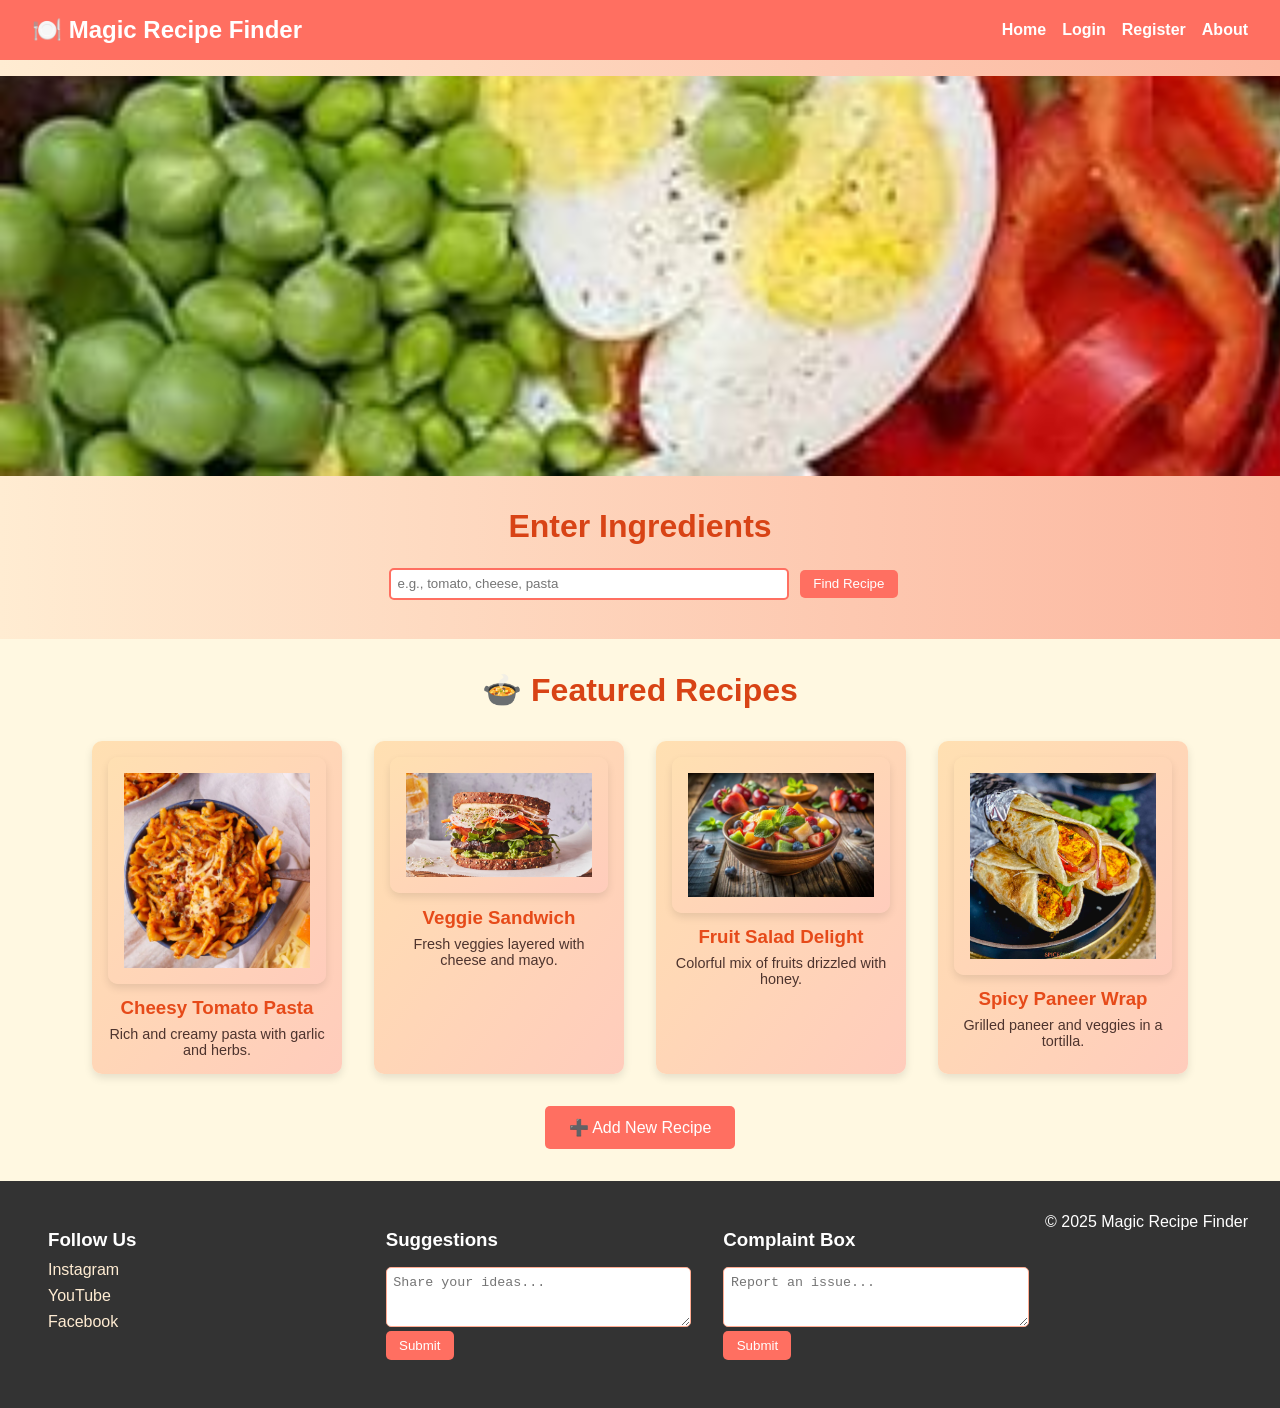
<file: Online Certifications/AICTE EDUNET IBM/recipe wt/index.html>
<!DOCTYPE html>
<html lang="en">
<head>
  <meta charset="UTF-8" />
  <meta name="viewport" content="width=device-width, initial-scale=1.0"/>
  <title>Magic Recipe Finder</title>
  <link rel="stylesheet" href="style.css"/>
</head>
<body>
  <div class="page-wrapper">
    <nav>
      <h1>🍽️ Magic Recipe Finder</h1>
      <ul>
        <li><a href="index.html">Home</a></li>
        <li><a href="login.html">Login</a></li>
        <li><a href="register.html">Register</a></li>
        <li><a href="about.html">About</a></li>
      </ul>
    </nav>

    <div class="content">
      <section class="slider">
        <div class="slides">
          <div class="slide"><img src="images/Garden-Salad.jpg" alt="Garden Salad"/></div>
          <div class="slide"><img src="images/elements-of-cooking-flavor-profiling.webp" alt="Flavor Profiling"/></div>
          <div class="slide"><img src="images/entree-Hearty-Beef-Vegetable-Soup.jpg" alt="Beef Soup"/></div>
        </div>
      </section>

      <section class="search-box">
        <h2>Enter Ingredients</h2>
        <input type="text" id="ingredients" placeholder="e.g., tomato, cheese, pasta"/>
        <button onclick="findRecipe()">Find Recipe</button>
      </section>

      <section id="recipe-result" class="recipe-display"></section>

      <section class="recipe-slot">
        <h2>🍲 Featured Recipes</h2>
        <div class="recipe-grid">
          <div class="recipe-card">
            <img class="recipe-card img" src="images/Cheesy-Tomato-Pasta-2.jpg" alt="Cheesy Tomato Pasta" />
            <h3>Cheesy Tomato Pasta</h3>
            <p>Rich and creamy pasta with garlic and herbs.</p>
          </div>
          <div class="recipe-card">
            <img class="recipe-card img" src="images/veggie-sandwich-.avif" alt="Veggie Sandwich" />
            <h3>Veggie Sandwich</h3>
            <p>Fresh veggies layered with cheese and mayo.</p>
          </div>
          <div class="recipe-card">
            <img class="recipe-card img" src="images/fruit salad delight.webp" alt="Fruit Salad Delight" />
            <h3>Fruit Salad Delight</h3>
            <p>Colorful mix of fruits drizzled with honey.</p>
          </div>
          <div class="recipe-card">
            <img class="recipe-card img" src="images/Paneer-kathi-Roll-Featured-1.jpg" alt="Spicy Paneer Wrap" />
            <h3>Spicy Paneer Wrap</h3>
            <p>Grilled paneer and veggies in a tortilla.</p>
          </div>
        </div>
        <button onclick="addRecipe()" class="add-recipe-btn">➕ Add New Recipe</button>
      </section>
    </div>

    <footer>
      <div class="social">
        <h3>Follow Us</h3>
        <a href="#">Instagram</a>
        <a href="#">YouTube</a>
        <a href="#">Facebook</a>
      </div>
      <div class="suggestions">
        <h3>Suggestions</h3>
        <textarea placeholder="Share your ideas..."></textarea>
        <button>Submit</button>
      </div>
      <div class="complaint">
        <h3>Complaint Box</h3>
        <textarea placeholder="Report an issue..."></textarea>
        <button>Submit</button>
      </div>
      <p>© 2025 Magic Recipe Finder</p>
    </footer>

    <script src="script.js"></script>
  </div>
</body>
</html>
</file>
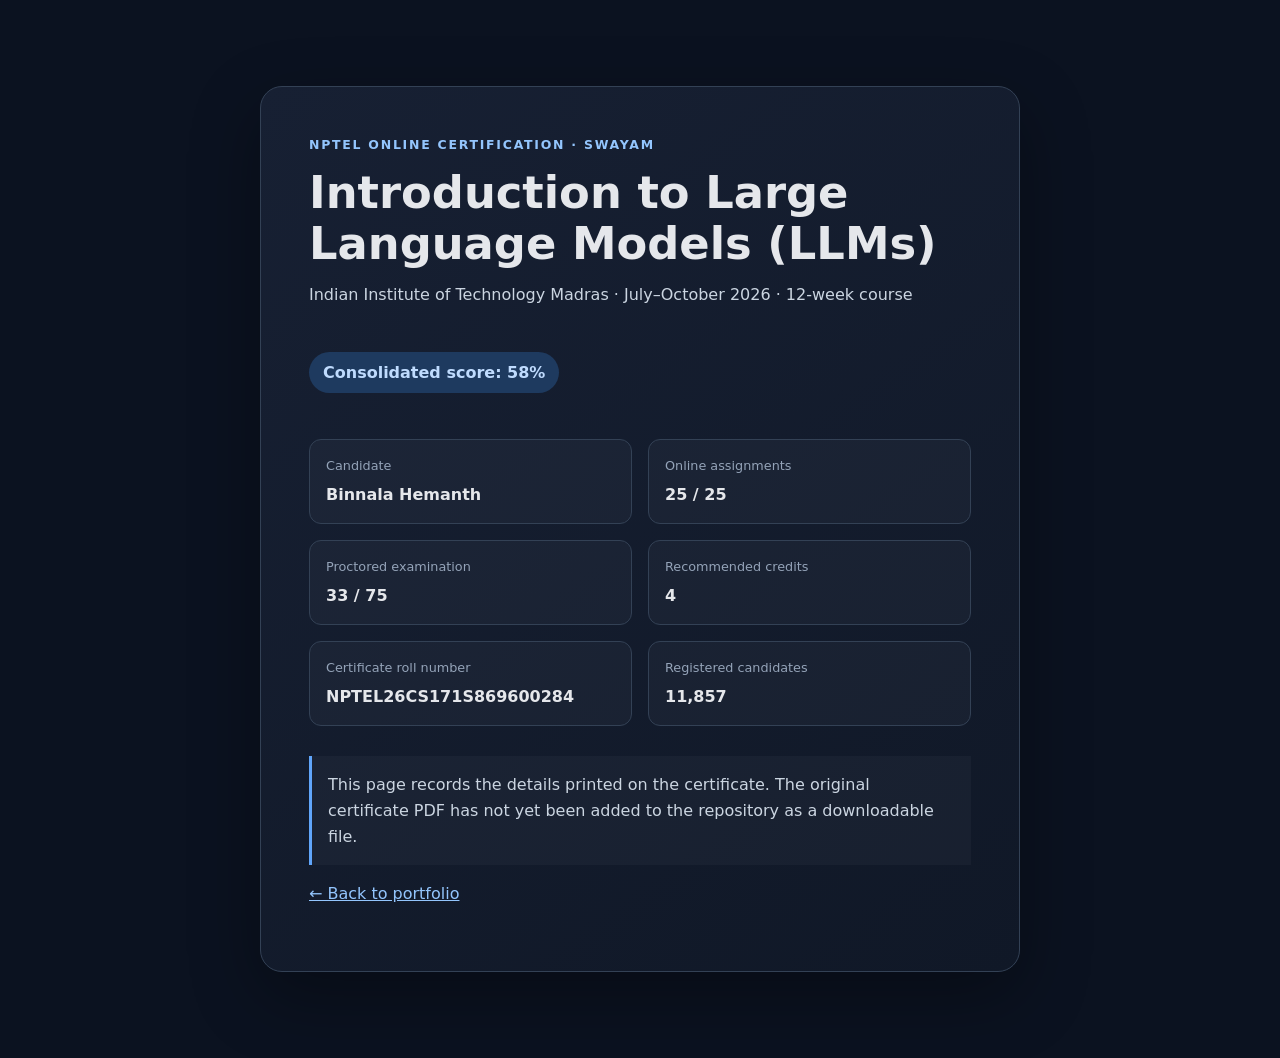
<file: Online Certifications/NPTEL/Introduction to Large Language Models (LLMs).html>
<!doctype html>
<html lang="en">
<head>
  <meta charset="utf-8">
  <meta name="viewport" content="width=device-width, initial-scale=1">
  <meta name="theme-color" content="#0f172a">
  <title>NPTEL Certificate | Introduction to Large Language Models</title>
  <style>
    *{box-sizing:border-box}body{margin:0;padding:32px 18px;background:#0b1220;color:#e5e7eb;font:16px/1.6 Inter,system-ui,-apple-system,Segoe UI,sans-serif}
    main{max-width:760px;margin:6vh auto;padding:clamp(24px,5vw,48px);border:1px solid #334155;border-radius:22px;background:linear-gradient(145deg,#172033,#101827);box-shadow:0 24px 70px #0005}
    .eyebrow{color:#93c5fd;text-transform:uppercase;letter-spacing:.14em;font-size:.78rem;font-weight:700}
    h1{font-size:clamp(1.8rem,5vw,2.8rem);line-height:1.15;margin:12px 0}
    .issuer{color:#cbd5e1;margin:0 0 28px}.score{display:inline-block;padding:8px 14px;border-radius:999px;background:#1e3a5f;color:#bfdbfe;font-weight:700}
    dl{display:grid;grid-template-columns:repeat(auto-fit,minmax(220px,1fr));gap:16px;margin:30px 0}
    dl div{padding:16px;border:1px solid #334155;border-radius:12px;background:#ffffff08}
    dt{font-size:.8rem;color:#94a3b8;margin-bottom:5px}dd{margin:0;font-weight:600;overflow-wrap:anywhere}
    .note{margin-top:26px;padding:16px;border-left:3px solid #60a5fa;background:#ffffff08;color:#cbd5e1}
    a{color:#93c5fd}
  </style>
</head>
<body>
  <main>
    <div class="eyebrow">NPTEL Online Certification · SWAYAM</div>
    <h1>Introduction to Large Language Models (LLMs)</h1>
    <p class="issuer">Indian Institute of Technology Madras · July–October 2026 · 12-week course</p>
    <p class="score">Consolidated score: 58%</p>
    <dl>
      <div><dt>Candidate</dt><dd>Binnala Hemanth</dd></div>
      <div><dt>Online assignments</dt><dd>25 / 25</dd></div>
      <div><dt>Proctored examination</dt><dd>33 / 75</dd></div>
      <div><dt>Recommended credits</dt><dd>4</dd></div>
      <div><dt>Certificate roll number</dt><dd>NPTEL26CS171S869600284</dd></div>
      <div><dt>Registered candidates</dt><dd>11,857</dd></div>
    </dl>
    <p class="note">This page records the details printed on the certificate. The original certificate PDF has not yet been added to the repository as a downloadable file.</p>
    <p><a href="../../../index.html">← Back to portfolio</a></p>
  </main>
</body>
</html>
</file>
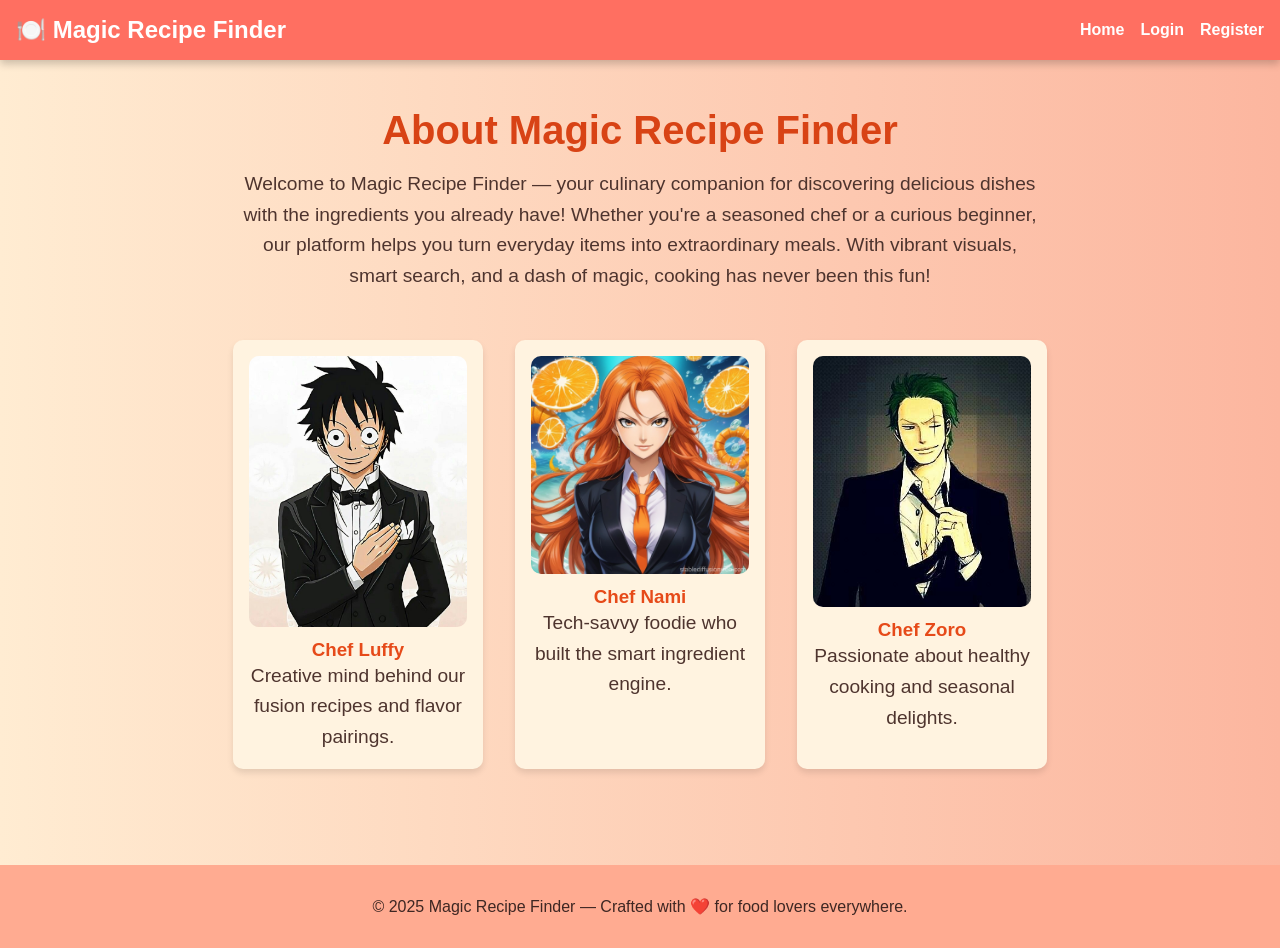
<file: Online Certifications/AICTE EDUNET IBM/recipe wt/about.html>
<!DOCTYPE html>
<html lang="en">
<head>
  <meta charset="UTF-8" />
  <meta name="viewport" content="width=device-width, initial-scale=1.0"/>
  <title>About Us - Magic Recipe Finder</title>
  <link rel="stylesheet" href="style.css"/>
  <style>
    body {
      font-family: 'Segoe UI', sans-serif;
      background: linear-gradient(to right, #ffecd2, #fcb69f);
      margin: 0;
      padding: 0;
      animation: fadeIn 1s ease-in;
    }

    @keyframes fadeIn {
      from { opacity: 0; transform: translateY(20px); }
      to { opacity: 1; transform: translateY(0); }
    }

    nav {
      background-color: #ff6f61;
      color: white;
      padding: 1rem;
      display: flex;
      justify-content: space-between;
      align-items: center;
      box-shadow: 0 4px 8px rgba(0,0,0,0.2);
    }

    nav ul {
      list-style: none;
      display: flex;
      gap: 1rem;
    }

    nav a {
      color: white;
      text-decoration: none;
      font-weight: bold;
      transition: color 0.3s ease;
    }

    nav a:hover {
      color: #ffe0b2;
    }

    .about-section {
      padding: 3rem;
      text-align: center;
      animation: slideUp 1s ease-in-out;
    }

    @keyframes slideUp {
      from { transform: translateY(50px); opacity: 0; }
      to { transform: translateY(0); opacity: 1; }
    }

    .about-section h2 {
      font-size: 2.5rem;
      color: #d84315;
      margin-bottom: 1rem;
    }

    .about-section p {
      font-size: 1.2rem;
      color: #4e342e;
      max-width: 800px;
      margin: 0 auto;
      line-height: 1.6;
    }

    .team {
      display: flex;
      justify-content: center;
      gap: 2rem;
      margin-top: 3rem;
      flex-wrap: wrap;
    }

    .member {
      background: #fff3e0;
      padding: 1rem;
      border-radius: 10px;
      width: 250px;
      box-shadow: 0 4px 6px rgba(0,0,0,0.1);
      transition: transform 0.3s ease;
    }

    .member:hover {
      transform: scale(1.05);
    }

    .member img {
      width: 100%;
      border-radius: 10px;
    }

    .member h3 {
      margin-top: 0.5rem;
      color: #e64a19;
    }

    footer {
      background-color: #ffab91;
      padding: 2rem;
      text-align: center;
      color: #3e2723;
      margin-top: 3rem;
    }
  </style>
</head>
<body>
  <nav>
    <h1>🍽️ Magic Recipe Finder</h1>
    <ul>
      <li><a href="index.html">Home</a></li>
      <li><a href="login.html">Login</a></li>
      <li><a href="register.html">Register</a></li>
    </ul>
  </nav>

  <section class="about-section">
    <h2>About Magic Recipe Finder</h2>
    <p>
      Welcome to Magic Recipe Finder — your culinary companion for discovering delicious dishes with the ingredients you already have! Whether you're a seasoned chef or a curious beginner, our platform helps you turn everyday items into extraordinary meals. With vibrant visuals, smart search, and a dash of magic, cooking has never been this fun!
    </p>

    <div class="team">
      <div class="member">
        <img src="images/luffyteam1.jpg" alt="Chef Aanya">
        <h3>Chef Luffy</h3>
        <p>Creative mind behind our fusion recipes and flavor pairings.</p>
      </div>
      <div class="member">
        <img src="images/nami.jpg" alt="Chef Rohan">
        <h3>Chef Nami</h3>
        <p>Tech-savvy foodie who built the smart ingredient engine.</p>
      </div>
      <div class="member">
        <img src="images/zoro.jpg" alt="Chef Meera">
        <h3>Chef Zoro</h3>
        <p>Passionate about healthy cooking and seasonal delights.</p>
      </div>
    </div>
  </section>

  <footer>
    <p>© 2025 Magic Recipe Finder — Crafted with ❤️ for food lovers everywhere.</p>
  </footer>
</body>
</html>
</file>
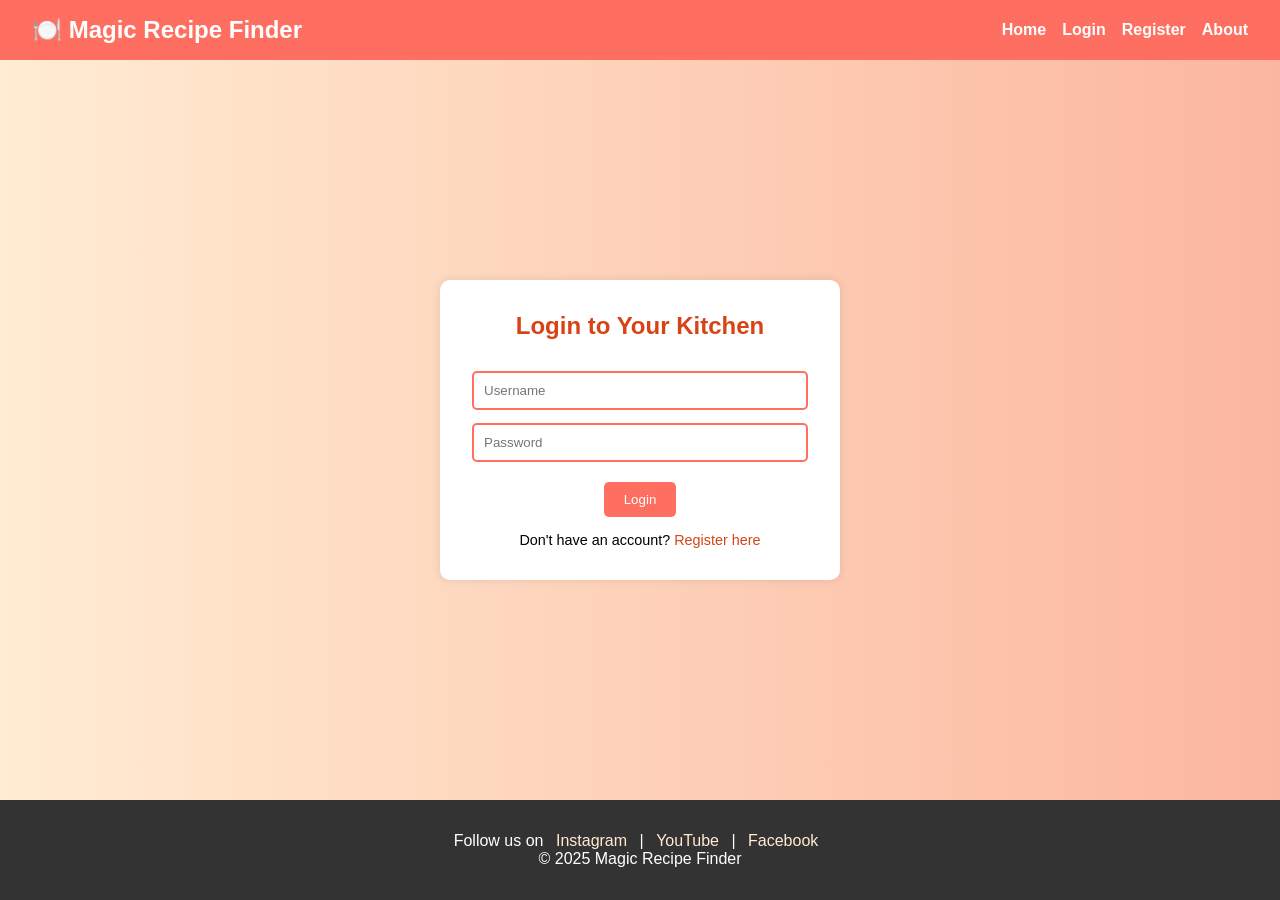
<file: Online Certifications/AICTE EDUNET IBM/recipe wt/login.html>
<!DOCTYPE html>
<html lang="en">
<head>
  <meta charset="UTF-8" />
  <meta name="viewport" content="width=device-width, initial-scale=1.0"/>
  <title>Login - Magic Recipe Finder</title>
  <style>
    * {
      margin: 0;
      padding: 0;
      box-sizing: border-box;
    }

    html, body {
      height: 100%;
      font-family: 'Segoe UI', sans-serif;
      background: linear-gradient(to right, #ffecd2, #fcb69f);
      display: flex;
      flex-direction: column;
    }

    main {
      flex: 1;
      display: flex;
      justify-content: center;
      align-items: center;
      padding: 2em;
    }

    nav {
      background: #ff6f61;
      color: white;
      padding: 1em 2em;
      display: flex;
      justify-content: space-between;
      align-items: center;
    }

    nav ul {
      list-style: none;
      display: flex;
      gap: 1em;
    }

    nav a {
      color: white;
      text-decoration: none;
      font-weight: bold;
      transition: color 0.3s ease;
    }

    nav a:hover {
      color: #ffe0b2;
    }

    .login-box {
      background: white;
      padding: 2em;
      border-radius: 10px;
      box-shadow: 0 0 10px rgba(0,0,0,0.1);
      text-align: center;
      max-width: 400px;
      width: 100%;
    }

    .login-box h2 {
      color: #d84315;
      margin-bottom: 1em;
    }

    .login-box input {
      width: 100%;
      padding: 0.75em;
      margin: 0.5em 0;
      border: 2px solid #ff6f61;
      border-radius: 5px;
    }

    .login-box input:focus {
      border-color: #d84315;
      box-shadow: 0 0 5px rgba(216, 67, 21, 0.5);
    }

    .login-box button {
      background: #ff6f61;
      color: white;
      padding: 0.75em 1.5em;
      border: none;
      border-radius: 5px;
      cursor: pointer;
      transition: transform 0.3s;
      margin-top: 1em;
    }

    .login-box button:hover {
      transform: scale(1.05);
    }

    .login-box p {
      margin-top: 1em;
      font-size: 0.9em;
    }

    .login-box a {
      color: #d84315;
      text-decoration: none;
    }

    .login-box a:hover {
      text-decoration: underline;
    }

    footer {
      background: #333;
      color: white;
      padding: 2em;
      text-align: center;
    }

    footer a {
      color: #ffecd2;
      text-decoration: none;
      margin: 0 0.5em;
    }

    footer a:hover {
      color: #ffab91;
    }

    @media (max-width: 500px) {
      .login-box {
        padding: 1.5em;
      }

      nav ul {
        flex-direction: column;
        gap: 0.5em;
      }
    }
  </style>
</head>
<body>
  <nav>
    <h1>🍽️ Magic Recipe Finder</h1>
    <ul>
      <li><a href="#">Home</a></li>
      <li><a href="#">Login</a></li>
      <li><a href="#">Register</a></li>
      <li><a href="#">About</a></li>
    </ul>
  </nav>

  <main>
    <div class="login-box">
      <h2>Login to Your Kitchen</h2>
      <form>
        <input type="text" placeholder="Username" required />
        <input type="password" placeholder="Password" required />
        <button type="submit">Login</button>
      </form>
      <p>Don't have an account? <a href="register.html">Register here</a></p>
    </div>
  </main>

  <footer>
    <p>Follow us on 
      <a href="#">Instagram</a> | 
      <a href="#">YouTube</a> | 
      <a href="#">Facebook</a>
    </p>
    <p>© 2025 Magic Recipe Finder</p>
  </footer>
</body>
</html>
</file>
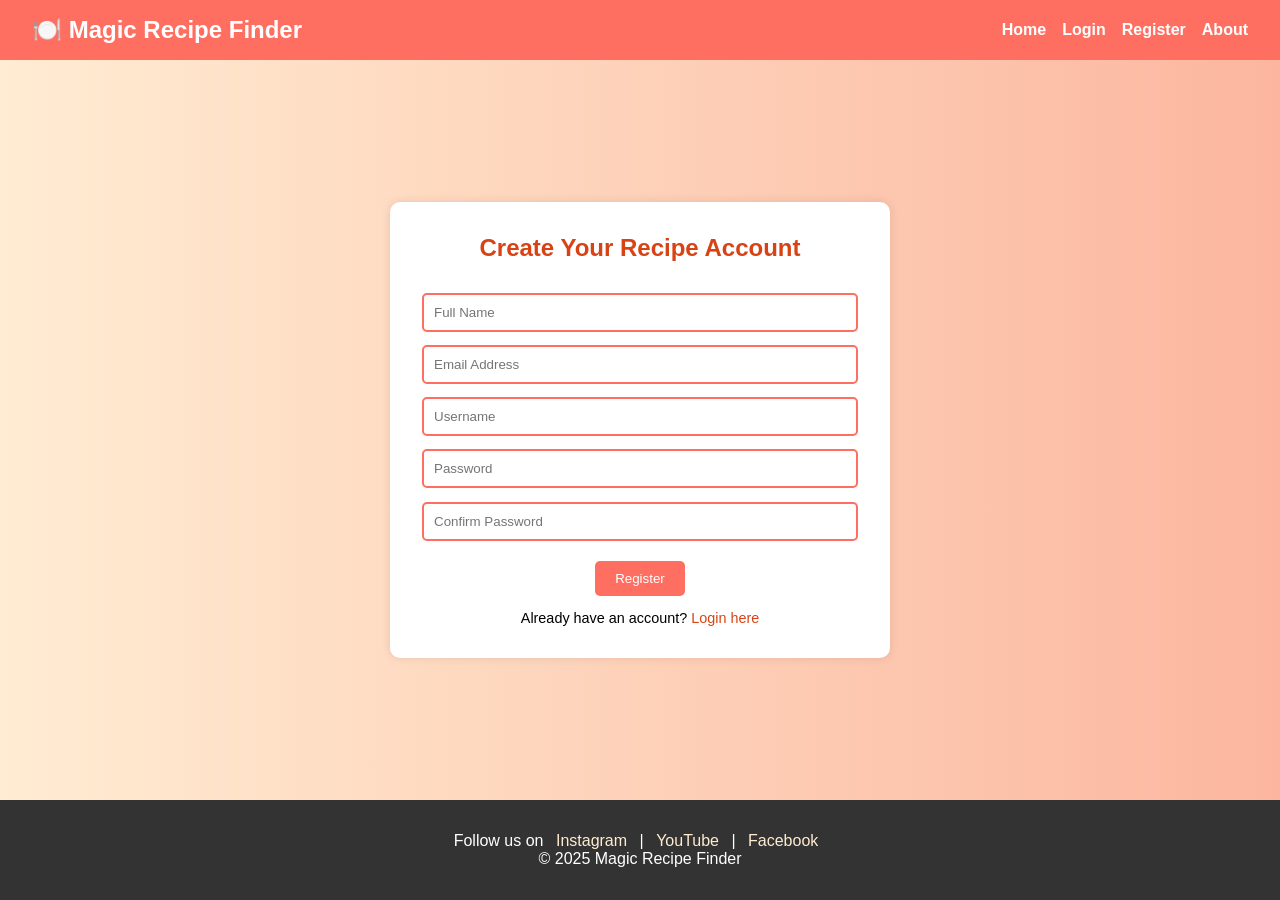
<file: Online Certifications/AICTE EDUNET IBM/recipe wt/register.html>
<!DOCTYPE html>
<html lang="en">
<head>
  <meta charset="UTF-8" />
  <meta name="viewport" content="width=device-width, initial-scale=1.0"/>
  <title>Register - Magic Recipe Finder</title>
  <style>
    * {
      margin: 0;
      padding: 0;
      box-sizing: border-box;
    }

    html, body {
      height: 100%;
      font-family: 'Segoe UI', sans-serif;
      background: linear-gradient(to right, #ffecd2, #fcb69f);
      display: flex;
      flex-direction: column;
    }

    main {
      flex: 1;
      display: flex;
      justify-content: center;
      align-items: center;
      padding: 2em;
    }

    nav {
      background: #ff6f61;
      color: white;
      padding: 1em 2em;
      display: flex;
      justify-content: space-between;
      align-items: center;
    }

    nav ul {
      list-style: none;
      display: flex;
      gap: 1em;
    }

    nav a {
      color: white;
      text-decoration: none;
      font-weight: bold;
      transition: color 0.3s ease;
    }

    nav a:hover {
      color: #ffe0b2;
    }

    .register-box {
      background: white;
      padding: 2em;
      border-radius: 10px;
      box-shadow: 0 0 10px rgba(0,0,0,0.1);
      text-align: center;
      max-width: 500px;
      width: 100%;
    }

    .register-box h2 {
      color: #d84315;
      margin-bottom: 1em;
    }

    .register-box input {
      width: 100%;
      padding: 0.75em;
      margin: 0.5em 0;
      border: 2px solid #ff6f61;
      border-radius: 5px;
    }

    .register-box input:focus {
      border-color: #d84315;
      box-shadow: 0 0 5px rgba(216, 67, 21, 0.5);
    }

    .register-box button {
      background: #ff6f61;
      color: white;
      padding: 0.75em 1.5em;
      border: none;
      border-radius: 5px;
      cursor: pointer;
      transition: transform 0.3s;
      margin-top: 1em;
    }

    .register-box button:hover {
      transform: scale(1.05);
    }

    .register-box p {
      margin-top: 1em;
      font-size: 0.9em;
    }

    .register-box a {
      color: #d84315;
      text-decoration: none;
    }

    .register-box a:hover {
      text-decoration: underline;
    }

    footer {
      background: #333;
      color: white;
      padding: 2em;
      text-align: center;
    }

    footer a {
      color: #ffecd2;
      text-decoration: none;
      margin: 0 0.5em;
    }

    footer a:hover {
      color: #ffab91;
    }

    @media (max-width: 500px) {
      .register-box {
        padding: 1.5em;
      }

      nav ul {
        flex-direction: column;
        gap: 0.5em;
      }
    }
  </style>
</head>
<body>
  <nav>
    <h1>🍽️ Magic Recipe Finder</h1>
    <ul>
      <li><a href="#">Home</a></li>
      <li><a href="#">Login</a></li>
      <li><a href="#">Register</a></li>
      <li><a href="#">About</a></li>
    </ul>
  </nav>

  <main>
    <div class="register-box">
      <h2>Create Your Recipe Account</h2>
      <form>
        <input type="text" placeholder="Full Name" required />
        <input type="email" placeholder="Email Address" required />
        <input type="text" placeholder="Username" required />
        <input type="password" placeholder="Password" required />
        <input type="password" placeholder="Confirm Password" required />
        <button type="submit">Register</button>
      </form>
      <p>Already have an account? <a href="login.html">Login here</a></p>
    </div>
  </main>

  <footer>
    <p>Follow us on 
      <a href="#">Instagram</a> | 
      <a href="#">YouTube</a> | 
      <a href="#">Facebook</a>
    </p>
    <p>© 2025 Magic Recipe Finder</p>
  </footer>
</body>
</html>
</file>
<file: Online Certifications/AICTE EDUNET IBM/recipe wt/style.css>
/* Base styles */
* {
  margin: 0;
  padding: 0;
  box-sizing: border-box;
}

body {
  font-family: 'Segoe UI', sans-serif;
  background: linear-gradient(to right, #ffecd2, #fcb69f);
  animation: fadeIn 1s ease-in;
}

/* Sticky footer layout */
.page-wrapper {
  display: flex;
  flex-direction: column;
  min-height: 100vh;
}

.content {
  flex: 1;
}

/* Navigation */
nav {
  background: #ff6f61;
  color: white;
  padding: 1em 2em;
  display: flex;
  justify-content: space-between;
  align-items: center;
}

nav ul {
  list-style: none;
  display: flex;
  gap: 1em;
}

nav a {
  color: white;
  text-decoration: none;
  font-weight: bold;
  transition: color 0.3s ease;
}

nav a:hover {
  color: #ffe0b2;
}

/* Slider */
.slider {
  width: 100%;
  overflow: hidden;
  position: relative;
  max-height: 400px;
  margin-top: 1rem;
}

.slides {
  display: flex;
  width: 300%;
  animation: slideloop 50s infinite ease-in-out;
}

.slide {
  width: 100%;
  flex-shrink: 0;
}

.slide img {
  width: 100%;
  height: 400px;
  object-fit: cover;
}

@keyframes slideloop {
  0% { transform: translateX(0%); }
  33% { transform: translateX(-100%); }
  66% { transform: translateX(-200%); }
  100% { transform: translateX(0%); }
}

/* Search Box */
.search-box {
  text-align: center;
  margin: 2em;
}

.search-box h2 {
  font-size: 2rem;
  color: #d84315;
  margin-bottom: 1rem;
}

input[type="text"] {
  padding: 0.5em;
  margin: 0.5em;
  width: 80%;
  max-width: 400px;
  border: 2px solid #ff6f61;
  border-radius: 5px;
}

input:focus {
  border-color: #d84315;
  box-shadow: 0 0 5px rgba(216, 67, 21, 0.5);
}

button {
  background: #ff6f61;
  color: white;
  padding: 0.5em 1em;
  border: none;
  cursor: pointer;
  transition: transform 0.3s;
  border-radius: 5px;
}

button:hover {
  transform: scale(1.1);
}

button:focus {
  outline: 2px dashed #ffe0b2;
  outline-offset: 4px;
}

/* Recipe Display */
.recipe-display {
  text-align: center;
  margin: 2em;
}

.recipe-display img {
  border-radius: 10px;
  margin: 1em 0;
  transition: transform 0.3s ease;
}

.recipe-display img:hover {
  transform: scale(1.05);
}

/* Featured Recipe Slot */
.recipe-slot {
  padding: 2em;
  background: #fff8e1;
  text-align: center;
}

.recipe-slot h2 {
  font-size: 2rem;
  color: #d84315;
  margin-bottom: 1em;
}

.recipe-grid {
  display: flex;
  flex-wrap: wrap;
  justify-content: center;
  gap: 2em;
}

.recipe-card {
  background: linear-gradient(to bottom right, #ffe0b2, #ffccbc);
  border-radius: 10px;
  box-shadow: 0 4px 8px rgba(0,0,0,0.1);
  padding: 1em;
  width: 250px;
  transition: transform 0.3s ease;
  text-align: center;
}

.recipe-card:hover {
  transform: scale(1.05);
}

.recipe-card img {
  width: 100%;
  border-radius: 10px;
  object-fit: cover;
}

.recipe-card h3 {
  color: #e64a19;
  margin-top: 0.5em;
}

.recipe-card p {
  font-size: 0.9em;
  color: #4e342e;
  margin-top: 0.5em;
}

.add-recipe-btn {
  margin-top: 2em;
  background: #ff6f61;
  color: white;
  padding: 0.75em 1.5em;
  border: none;
  border-radius: 5px;
  font-size: 1rem;
  cursor: pointer;
  transition: background 0.3s ease;
}

.add-recipe-btn:hover {
  background: #d84315;
}

/* Footer */
footer {
  background: #333;
  color: white;
  padding: 2em;
  display: flex;
  justify-content: space-around;
  flex-wrap: wrap;
}

footer > div {
  flex: 1 1 200px;
  margin: 1em;
}

footer h3 {
  margin-bottom: 0.5em;
}

footer a {
  color: #ffecd2;
  text-decoration: none;
  display: block;
  margin: 0.5em 0;
}

footer a:hover {
  color: #ffab91;
}

textarea {
  width: 100%;
  height: 60px;
  margin-top: 0.5em;
  border-radius: 5px;
  padding: 0.5em;
  border: 1px solid #ffab91;
}

/* Animation */
@keyframes fadeIn {
  from { opacity: 0; }
  to { opacity: 1; }
}

@keyframes pulse {
  0% { opacity: 0.6; }
  50% { opacity: 1; }
  100% { opacity: 0.6; }
}

.loading {
  animation: pulse 1s infinite;
  color: #d84315;
  font-weight: bold;
}

/* Responsive */
@media (max-width: 768px) {
  nav ul {
    flex-direction: column;
    gap: 0.5em;
  }

  .search-box input,
  .search-box button,
  .auth-form input,
  .auth-form button {
    width: 90%;
    margin-bottom: 1em;
  }

  footer {
    flex-direction: column;
    align-items: center;
    gap: 1.5em;
  }

  textarea {
    width: 90%;
  }

  .slide img {
    height: 250px;
  }

  .recipe-card {
  width: 250px; 
  text-align: center;
}

.recipe-card img {
  width: 100%;
  height: 180px;
  object-fit: cover;
  border-radius: 10px;
}
}
</file>
